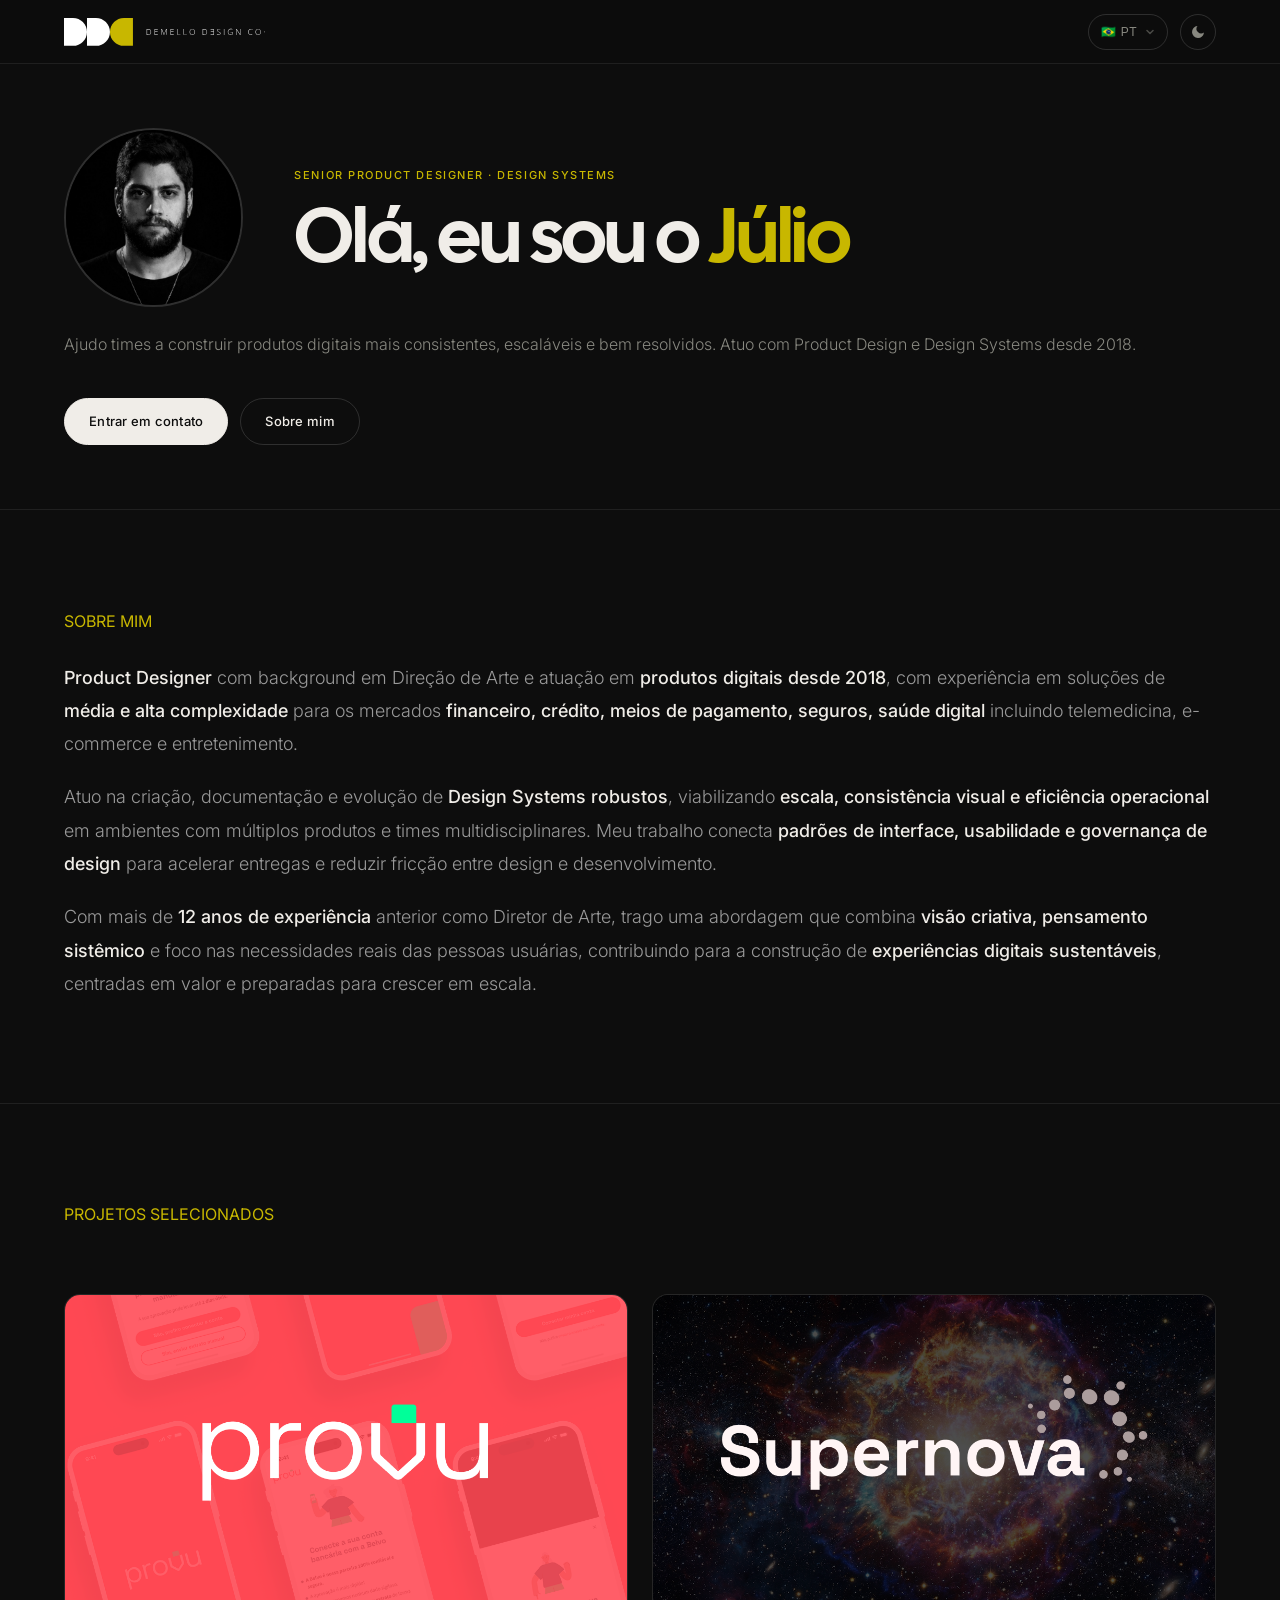
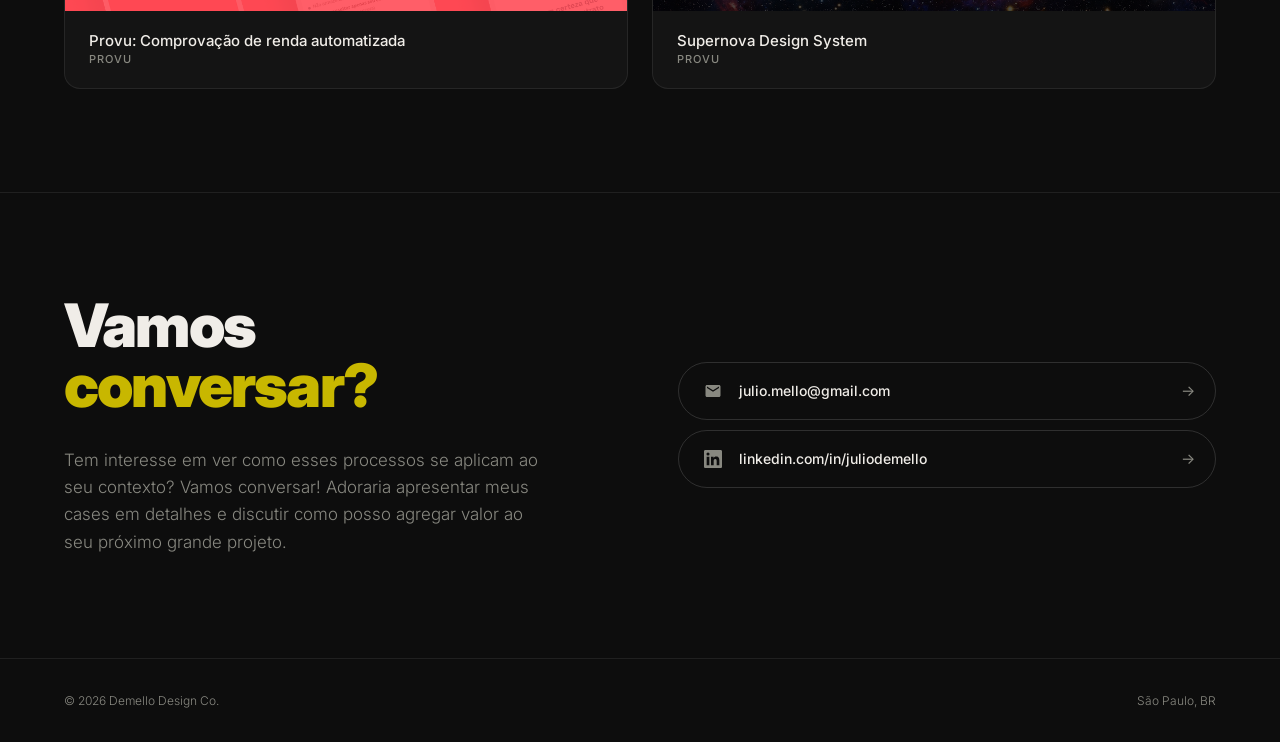
<file: index.html>
<!DOCTYPE html>
<html lang="pt-BR" data-theme="dark" data-lang="pt">
<head>
  <meta charset="UTF-8">
  <meta name="viewport" content="width=device-width, initial-scale=1.0">
  <meta name="description" content="Portfólio de Júlio de Mello, Senior Product Designer especializado em Design Systems. Cases de Provu, Supernova DS e mais.">
  <meta property="og:title" content="Júlio de Mello | Senior Product Designer">
  <meta property="og:description" content="Senior Product Designer especializado em Design Systems. Cases de produto com impacto mensurável.">
  <meta property="og:url" content="https://demello.art.br/">
  <meta property="og:type" content="website">
  <meta property="og:image" content="https://demello.art.br/assets/img/og-cover.png">
  <title>Júlio de Mello | Senior Product Designer</title>
  <link rel="icon" type="image/svg+xml" href="assets/img/favicon-32x32.svg">
  <link rel="preconnect" href="https://fonts.googleapis.com">
  <link rel="preconnect" href="https://fonts.gstatic.com" crossorigin>
  <link href="https://fonts.googleapis.com/css2?family=Cal+Sans&family=Inter:wght@300;400;500;900&display=swap" rel="stylesheet">
  <link rel="stylesheet" href="assets/css/base.css">
  <link rel="stylesheet" href="assets/css/index.css">
  <!-- Google tag (gtag.js) -->
  <script async src="https://www.googletagmanager.com/gtag/js?id=G-J8T7TXVVT8"></script>
  <script>
    window.dataLayer = window.dataLayer || [];
    function gtag(){dataLayer.push(arguments);}
    gtag('js', new Date());
    gtag('config', 'G-J8T7TXVVT8');
  </script>
</head>
<body>

  <!-- ═══════════════════════════════════════════
       NAV — barra fixa no topo
       ═══════════════════════════════════════════ -->
  <nav>
    <div class="nav-left">
      <a class="nav-logo" href="/">
        <img id="nav-logo"
             src="assets/img/ddc-horizontal-white.svg"
             alt="DeMello Design Co."
             data-logo-dark="assets/img/ddc-horizontal-white.svg"
             data-logo-light="assets/img/ddc-horizontal-black.svg">
      </a>
    </div>
    <div class="nav-right">
      <div class="lang-dropdown" id="langDropdownWrapper">
        <button class="nav-toggle lang-toggle" id="langToggle" aria-label="Switch language">
          <span class="lang-pt">🇧🇷 PT</span>
          <span class="lang-en">🇺🇸 EN</span>
          <svg width="10" height="10" viewBox="0 0 10 10" fill="none"><path d="M2 3.5L5 6.5L8 3.5" stroke="currentColor" stroke-width="1.5" stroke-linecap="round" stroke-linejoin="round"/></svg>
        </button>
        <div class="lang-dropdown-menu" id="langMenu">
          <button class="lang-option" data-lang="pt">🇧🇷 PT</button>
          <button class="lang-option" data-lang="en">🇺🇸 EN</button>
        </div>
      </div>
      <button class="nav-toggle theme-toggle" id="themeToggle" aria-label="Toggle theme">
        <svg class="icon-moon" viewBox="0 0 24 24" xmlns="http://www.w3.org/2000/svg"><path d="M21 12.79A9 9 0 1 1 11.21 3 7 7 0 0 0 21 12.79z"/></svg>
        <svg class="icon-sun" viewBox="0 0 24 24" xmlns="http://www.w3.org/2000/svg"><circle cx="12" cy="12" r="5"/><line x1="12" y1="1" x2="12" y2="3" stroke="currentColor" stroke-width="2" stroke-linecap="round"/><line x1="12" y1="21" x2="12" y2="23" stroke="currentColor" stroke-width="2" stroke-linecap="round"/><line x1="4.22" y1="4.22" x2="5.64" y2="5.64" stroke="currentColor" stroke-width="2" stroke-linecap="round"/><line x1="18.36" y1="18.36" x2="19.78" y2="19.78" stroke="currentColor" stroke-width="2" stroke-linecap="round"/><line x1="1" y1="12" x2="3" y2="12" stroke="currentColor" stroke-width="2" stroke-linecap="round"/><line x1="21" y1="12" x2="23" y2="12" stroke="currentColor" stroke-width="2" stroke-linecap="round"/><line x1="4.22" y1="19.78" x2="5.64" y2="18.36" stroke="currentColor" stroke-width="2" stroke-linecap="round"/><line x1="18.36" y1="5.64" x2="19.78" y2="4.22" stroke="currentColor" stroke-width="2" stroke-linecap="round"/></svg>
      </button>
    </div>
  </nav>

  <!-- ═══════════════════════════════════════════
       HERO — apresentação com avatar e título
       ═══════════════════════════════════════════ -->
  <section class="hero">
    <div class="hero-inner">
      <div class="hero-avatar">
        <img src="assets/img/avatar2026-800x800px.png" alt="Júlio de Mello">
      </div>
      <div>
        <div class="hero-tag">Senior Product Designer · Design Systems</div>
        <h1 class="hero-title">
          <span class="lang-pt">Olá, eu sou o <span class="text-accent">Júlio</span></span>
          <span class="lang-en">Hi, I'm <span class="text-accent">Júlio</span></span>
        </h1>
      </div>
    </div>
    <p class="hero-sub lang-pt">Ajudo times a construir produtos digitais mais consistentes, escaláveis e bem resolvidos. Atuo com Product Design e Design Systems desde 2018.</p>
    <p class="hero-sub lang-en">I help teams build digital products that are more consistent, scalable, and well-crafted. I've been working in Product Design and Design Systems since 2018.</p>
    <div class="hero-actions">
      <a class="btn btn-primary" href="#contato">
        <span class="lang-pt">Entrar em contato</span>
        <span class="lang-en">Get in touch</span>
      </a>
      <a class="btn btn-ghost" href="#sobre">
        <span class="lang-pt">Sobre mim</span>
        <span class="lang-en">About me</span>
      </a>
    </div>
  </section>

  <!-- ═══════════════════════════════════════════
       ABOUT — texto de apresentação profissional
       ═══════════════════════════════════════════ -->
  <section class="about" id="sobre">
    <h3 class="index-section-label">
      <span class="lang-pt">Sobre mim</span>
      <span class="lang-en">About me</span>
    </h3>
    <div class="about-body">
      <div class="lang-pt">
        <p><strong>Product Designer</strong> com background em Direção de Arte e atuação em <strong>produtos digitais desde 2018</strong>, com experiência em soluções de <strong>média e alta complexidade</strong> para os mercados <strong>financeiro, crédito, meios de pagamento, seguros, saúde digital</strong> incluindo telemedicina, e-commerce e entretenimento.</p>
        <p>Atuo na criação, documentação e evolução de <strong>Design Systems robustos</strong>, viabilizando <strong>escala, consistência visual e eficiência operacional</strong> em ambientes com múltiplos produtos e times multidisciplinares. Meu trabalho conecta <strong>padrões de interface, usabilidade e governança de design</strong> para acelerar entregas e reduzir fricção entre design e desenvolvimento.</p>
        <p>Com mais de <strong>12 anos de experiência</strong> anterior como Diretor de Arte, trago uma abordagem que combina <strong>visão criativa, pensamento sistêmico</strong> e foco nas necessidades reais das pessoas usuárias, contribuindo para a construção de <strong>experiências digitais sustentáveis</strong>, centradas em valor e preparadas para crescer em escala.</p>
      </div>
      <div class="lang-en">
        <p><strong>Product Designer</strong> with an Art Direction background and experience in <strong>digital products since 2018</strong>, working on <strong>medium-to-high complexity</strong> solutions across the <strong>financial, credit, payments, insurance, digital health</strong> including telemedicine, e-commerce and entertainment markets.</p>
        <p>I specialize in building, documenting and evolving <strong>robust Design Systems</strong>, enabling <strong>scale, visual consistency and operational efficiency</strong> across multi-product environments with cross-functional teams. My work bridges <strong>interface patterns, usability and design governance</strong> to speed up delivery and reduce friction between design and development.</p>
        <p>With over <strong>12 years of prior experience</strong> as an Art Director, I bring an approach that combines <strong>creative vision, systems thinking</strong> and a genuine focus on users' real needs, always working toward <strong>sustainable digital experiences</strong> that are centered on value and built to scale.</p>
      </div>
    </div>
  </section>

  <!-- ═══════════════════════════════════════════
       PROJETOS — cases em desenvolvimento
       ═══════════════════════════════════════════ -->
  <section class="coming" id="projetos">
    <div class="coming-header">
      <h3 class="index-section-label">
        <span class="lang-pt">Projetos selecionados</span>
        <span class="lang-en">Selected projects</span>
      </h3>
    </div>
    <div class="projects-grid">
      <a class="project-card" href="cases/provu-belvo.html">
        <div class="project-thumb">
          <img src="assets/img/thumb-provu.png" alt="Provu: Comprovação de renda automatizada" data-alt-pt="Provu: Comprovação de renda automatizada" data-alt-en="Provu: Automated Income Verification">
        </div>
        <div class="project-info">
          <p class="project-name"><span class="lang-pt">Provu: Comprovação de renda automatizada</span><span class="lang-en">Provu: Automated Income Verification</span></p>
          <p class="project-company">Provu</p>
        </div>
      </a>
      <a class="project-card" href="cases/supernova.html">
        <div class="project-thumb">
          <img src="assets/img/thumb-supernova.png" alt="Supernova Design System">
        </div>
        <div class="project-info">
          <p class="project-name">Supernova Design System</p>
          <p class="project-company">Provu</p>
        </div>
      </a>
    </div>
  </section>

  <!-- ═══════════════════════════════════════════
       CONTACT — e-mail e LinkedIn
       ═══════════════════════════════════════════ -->
  <section class="contact" id="contato">
    <div>
      <h2 class="contact-title">
        <span class="lang-pt">Vamos<br><span class="text-accent">conversar?</span></span>
        <span class="lang-en">Let's<br><span class="text-accent">talk?</span></span>
      </h2>
      <p class="contact-subtitle">
        <span class="lang-pt">Tem interesse em ver como esses processos se aplicam ao seu contexto? Vamos conversar! Adoraria apresentar meus cases em detalhes e discutir como posso agregar valor ao seu próximo grande projeto.</span>
        <span class="lang-en">Interested in seeing how these processes apply to your context? Let's talk! I'd love to walk you through my cases in detail and discuss how I can add value to your next big project.</span>
      </p>
    </div>
    <div class="contact-links">
      <a class="contact-btn" id="email-contact" href="#contato">
        <div class="contact-btn-label">
          <div class="contact-btn-icon">
            <svg viewBox="0 0 24 24" xmlns="http://www.w3.org/2000/svg"><path d="M20 4H4c-1.1 0-2 .9-2 2v12c0 1.1.9 2 2 2h16c1.1 0 2-.9 2-2V6c0-1.1-.9-2-2-2zm0 4-8 5-8-5V6l8 5 8-5v2z"/></svg>
          </div>
          <strong><span id="email-text"></span></strong>
        </div>
        <span class="contact-btn-arrow">&rarr;</span>
      </a>
      <a class="contact-btn" href="https://www.linkedin.com/in/juliodemello/" target="_blank" rel="noopener">
        <div class="contact-btn-label">
          <div class="contact-btn-icon">
            <svg viewBox="0 0 24 24" xmlns="http://www.w3.org/2000/svg"><path d="M20.447 20.452h-3.554v-5.569c0-1.328-.027-3.037-1.852-3.037-1.853 0-2.136 1.445-2.136 2.939v5.667H9.351V9h3.414v1.561h.046c.477-.9 1.637-1.85 3.37-1.85 3.601 0 4.267 2.37 4.267 5.455v6.286zM5.337 7.433a2.062 2.062 0 0 1-2.063-2.065 2.064 2.064 0 1 1 2.063 2.065zm1.782 13.019H3.555V9h3.564v11.452zM22.225 0H1.771C.792 0 0 .774 0 1.729v20.542C0 23.227.792 24 1.771 24h20.451C23.2 24 24 23.227 24 22.271V1.729C24 .774 23.2 0 22.222 0h.003z"/></svg>
          </div>
          <strong>linkedin.com/in/juliodemello</strong>
        </div>
        <span class="contact-btn-arrow">&rarr;</span>
      </a>
    </div>
  </section>

  <!-- ═══════════════════════════════════════════
       FOOTER — copyright e localização
       ═══════════════════════════════════════════ -->
  <footer>
    <p>&copy; <span id="footer-year"></span> Demello Design Co.</p>
    <p>São Paulo, BR</p>
  </footer>

  <!-- ─── Scripts ─────────────────────────────────────────── -->
  <script src="assets/js/ui.js"></script>
  <script>
    var fy = document.getElementById('footer-year');
    if (fy) fy.textContent = new Date().getFullYear();
  </script>

</body>
</html>
</file>
<file: assets/css/base.css>
/* ─── 1. RESET & BOX-SIZING ─────────────────────────────────
   Remove margens e paddings padrão do browser.
   Define box-sizing: border-box globalmente para que padding
   e bordas sejam incluídos na largura/altura dos elementos.
─────────────────────────────────────────────────────────── */
*, *::before, *::after {
  box-sizing: border-box;
  margin: 0;
  padding: 0;
}

/* ─── 2. VARIÁVEIS DE TEMA ───────────────────────────────────
   Tokens de design (cores, bordas, fundos) separados por tema.
   O tema escuro é o padrão (aplicado via :root e [data-theme="dark"]).
   O tema claro é ativado adicionando data-theme="light" no <html>.
   Para alterar uma cor, edite os dois blocos abaixo.
─────────────────────────────────────────────────────────── */
:root,
[data-theme="dark"] {
  --bg:  #0D0D0D;
  --bg2: #141414;
  --bg3: #1A1A1A;
  --border:  rgba(255, 255, 255, 0.08);
  --border2: rgba(255, 255, 255, 0.14);
  --text:   #F0EDE8;
  --muted:  #888880;
  --accent: #C8B700;
  --nav-bg: rgba(13, 13, 13, 0.88);
  --btn-ghost-hover-bg:     rgba(255, 255, 255, 0.04);
  --btn-ghost-hover-border: rgba(255, 255, 255, 0.35);
  --contact-hover:        rgba(255, 255, 255, 0.05);
  --contact-hover-border: rgba(255, 255, 255, 0.30);
  --about-body-color: #999;
}

[data-theme="light"] {
  --bg:  #F5F3EE;
  --bg2: #EDEAE3;
  --bg3: #E4E1DA;
  --border:  rgba(0, 0, 0, 0.08);
  --border2: rgba(0, 0, 0, 0.14);
  --text:   #111110;
  --muted:  #6B6B65;
  --accent: #C8B700;
  --nav-bg: rgba(245, 243, 238, 0.88);
  --btn-ghost-hover-bg:     rgba(0, 0, 0, 0.04);
  --btn-ghost-hover-border: rgba(0, 0, 0, 0.30);
  --contact-hover:        rgba(0, 0, 0, 0.04);
  --contact-hover-border: rgba(0, 0, 0, 0.25);
  --about-body-color: #555550;
}

/* ─── 3. TIPOGRAFIA & BODY ───────────────────────────────────
   Fonte principal: Inter (carregada via Google Fonts).
   Scroll suave com offset para compensar a nav fixa (64px).
   Transição no background e na cor ao trocar de tema.
─────────────────────────────────────────────────────────── */
html {
  scroll-behavior: smooth;
  scroll-padding-top: 64px;
}

body {
  background: var(--bg);
  color: var(--text);
  font-family: 'Inter', sans-serif;
  font-weight: 300;
  line-height: 1.6;
  min-height: 100vh;
  transition: background 0.3s, color 0.3s;
}

/* ─── 4. NAVEGAÇÃO ───────────────────────────────────────────
   Barra fixa no topo com efeito de desfoque (backdrop-filter).
   Contém logo, seletor de idioma (PT/EN) e botão de tema.
   Altura fixa de 64px — usada como referência no padding-top
   das seções que ficam abaixo da nav.
─────────────────────────────────────────────────────────── */
nav {
  position: fixed;
  top: 0; left: 0; right: 0;
  z-index: 100;
  display: flex;
  align-items: center;
  justify-content: space-between;
  padding: 0 clamp(1.5rem, 5vw, 4rem);
  height: 64px;
  background: var(--nav-bg);
  backdrop-filter: blur(12px);
  border-bottom: 1px solid var(--border);
  transition: background 0.3s, border-color 0.3s;
}

.nav-left  { display: flex; align-items: center; gap: 1.5rem; }
.nav-right { display: flex; align-items: center; gap: 0.75rem; }

.nav-logo     { display: flex; align-items: center; text-decoration: none; }
.nav-logo img { height: 28px; width: auto; display: block; }

/* Estilo base compartilhado pelos botões de toggle (tema e idioma) */
.nav-toggle {
  display: flex;
  align-items: center;
  justify-content: center;
  height: 36px;
  border-radius: 100px;
  border: 1px solid var(--border2);
  background: transparent;
  cursor: pointer;
  color: var(--muted);
  transition: all 0.2s;
  flex-shrink: 0;
}
.nav-toggle:hover {
  border-color: var(--text);
  color: var(--text);
  background: var(--bg2);
}

/* Botão de tema — tamanho fixo quadrado para acomodar o ícone */
.theme-toggle     { width: 36px; }
.theme-toggle svg { width: 16px; height: 16px; fill: currentColor; }

/* Alterna entre ícone de sol (tema claro) e lua (tema escuro) */
.icon-sun  { display: none; }
.icon-moon { display: block; }
[data-theme="light"] .icon-sun  { display: block; }
[data-theme="light"] .icon-moon { display: none; }

/* Botão de idioma — tem padding lateral por ser textual (PT / EN) */
.lang-toggle {
  padding: 0 12px;
  font-size: 12px;
  font-weight: 500;
  letter-spacing: 0.04em;
  gap: 6px;
}
.lang-toggle svg:last-child {
  margin-left: 2px;
  opacity: 0.5;
}

/* Dropdown de idioma — aparece abaixo do botão .lang-toggle */
.lang-dropdown      { position: relative; }
.lang-dropdown-menu {
  display: none;
  position: absolute;
  top: calc(100% + 6px);
  right: 0;
  background: var(--bg2);
  border: 1px solid var(--border2);
  border-radius: 10px;
  overflow: hidden;
  min-width: 100%;
  z-index: 200;
}
.lang-dropdown-menu.open { display: block; }

.lang-option {
  display: flex;
  align-items: center;
  width: 100%;
  padding: 8px 14px;
  font-size: 12px;
  font-weight: 500;
  letter-spacing: 0.04em;
  cursor: pointer;
  background: transparent;
  border: none;
  color: var(--text);
  white-space: nowrap;
}
.lang-option:hover { background: var(--bg3); }

/* ─── 5. BOTÕES COMPARTILHADOS ───────────────────────────────
   .btn define o estilo base comum a todas as variantes.
   .btn-ghost é a variante com contorno (usada em ambas as páginas).
   .btn-primary (variante preenchida) está em index.css.
─────────────────────────────────────────────────────────── */
.btn {
  display: inline-flex;
  align-items: center;
  gap: 8px;
  padding: 12px 24px;
  border-radius: 100px;
  font-size: 13px;
  font-weight: 500;
  letter-spacing: 0.02em;
  text-decoration: none;
  transition: background 0.2s, border-color 0.2s, color 0.2s;
  cursor: pointer;
}

.btn-ghost {
  background: transparent;
  color: var(--text);
  border: 1px solid var(--border2);
}
.btn-ghost:hover {
  border-color: var(--btn-ghost-hover-border);
  background: var(--btn-ghost-hover-bg);
}

/* ─── 6. RODAPÉ ──────────────────────────────────────────────
   Linha divisória com copyright e localização lado a lado.
─────────────────────────────────────────────────────────── */
footer {
  padding: 2rem clamp(1.5rem, 5vw, 4rem);
  border-top: 1px solid var(--border);
  display: flex;
  align-items: center;
  justify-content: space-between;
  flex-wrap: wrap;
  gap: 1rem;
}
footer p { font-size: 12px; color: var(--muted); }

/* ─── 7. CONTROLE DE IDIOMA ──────────────────────────────────
   Oculta o conteúdo do idioma inativo.
   Controlado via data-lang="pt" ou "en" no elemento <html>.
   O script em assets/js/ui.js aplica e persiste essa preferência.
─────────────────────────────────────────────────────────── */
[data-lang="pt"] .lang-en { display: none; }
[data-lang="en"] .lang-pt { display: none; }

.text-accent { color: var(--accent); }

/* ─── 8. RESPONSIVO COMPARTILHADO ───────────────────────────
   Em telas pequenas, reduz o logo da nav para não sobrepor
   os botões de toggle.
─────────────────────────────────────────────────────────── */
@media (max-width: 768px) {
  .nav-logo img { height: 24px; }
}
</file>
<file: assets/css/index.css>
/* ─── 1. HERO ────────────────────────────────────────────────
   Seção de abertura com foto, tag de especialidade, título
   e subtítulo. O padding-top compensa a nav fixa (64px)
   mais espaçamento adicional para respiração visual.
   Os elementos entram com animação fadeUp (definida na seção 6).
─────────────────────────────────────────────────────────── */
.hero {
  display: flex;
  flex-direction: column;
  justify-content: flex-start;
  padding: calc(64px + 64px) clamp(1.5rem, 5vw, 4rem) clamp(3rem, 6vw, 4rem);
}

.hero-inner {
  display: flex;
  align-items: center;
  gap: clamp(2rem, 4vw, 4rem);
  margin-bottom: 1.5rem;
}

.hero-avatar {
  flex-shrink: 0;
  width:  clamp(100px, 14vw, 180px);
  height: clamp(100px, 14vw, 180px);
  border-radius: 50%;
  overflow: hidden;
  border: 2px solid var(--border2);
}
.hero-avatar img {
  width: 100%;
  height: 100%;
  object-fit: cover;
  object-position: center top;
  display: block;
}

/* Elementos entram com atraso escalonado (stagger) para efeito em cascata */
.hero-tag {
  display: inline-block;
  font-size: 11px;
  font-weight: 500;
  letter-spacing: 0.14em;
  text-transform: uppercase;
  color: var(--accent);
  margin-bottom: 0.75rem;
  opacity: 0;
  animation: fadeUp 0.7s 0.1s forwards;
}

.hero-title {
  font-family: 'Cal Sans', sans-serif;
  font-weight: 400;
  font-size: clamp(40px, 6vw, 80px);
  line-height: 1.0;
  letter-spacing: -0.03em;
  color: var(--text);
  opacity: 0;
  animation: fadeUp 0.7s 0.2s forwards;
}

.hero-sub {
  font-size: clamp(14px, 1.5vw, 16px);
  font-weight: 300;
  color: var(--muted);
  width: 100%;
  margin-bottom: 2.5rem;
  line-height: 1.7;
  opacity: 0;
  animation: fadeUp 0.7s 0.35s forwards;
}

.hero-actions {
  display: flex;
  gap: 12px;
  flex-wrap: wrap;
  opacity: 0;
  animation: fadeUp 0.7s 0.45s forwards;
}

/* ─── 2. BOTÃO PRIMÁRIO ──────────────────────────────────────
   Variante preenchida do botão. No hover, muda para a cor de
   acento (dourado). O estilo base .btn está em base.css.
─────────────────────────────────────────────────────────── */
.btn-primary {
  background: var(--text);
  color: var(--bg);
  border: 1px solid var(--text);
}
.btn-primary:hover {
  background: var(--accent);
  border-color: var(--accent);
  color: #fff;
}

/* ─── 3. SEÇÃO SOBRE ─────────────────────────────────────────
   Texto de apresentação profissional com suporte a idioma.
   Usa --about-body-color para um tom levemente mais suave que
   --text, com termos em <strong> em destaque total.
─────────────────────────────────────────────────────────── */
.about {
  padding: clamp(4rem, 8vw, 7rem) clamp(1.5rem, 5vw, 4rem);
  border-top: 1px solid var(--border);
}

.about-body {
  font-size: clamp(15px, 1.6vw, 18px);
  font-weight: 300;
  color: var(--about-body-color);
  line-height: 1.85;
  width: 100%;
}
.about-body p + p  { margin-top: 1.25rem; }
.about-body strong { color: var(--text); font-weight: 500; }

/* ─── 4. GRADE DE PROJETOS ───────────────────────────────────
   Grid de 2 colunas com cards clicáveis para os case studies.
   Cada card tem um gradiente de fundo único via nth-child.
─────────────────────────────────────────────────────────── */
.coming {
  padding: clamp(4rem, 8vw, 7rem) clamp(1.5rem, 5vw, 4rem);
  border-top: 1px solid var(--border);
}

.coming-header {
  display: flex;
  align-items: baseline;
  justify-content: space-between;
  flex-wrap: wrap;
  gap: 1rem;
}

/* Título de seção — uppercase pequeno na cor de acento */
.index-section-label {
  font-family: 'Inter', sans-serif;
  font-weight: 400;
  font-size: 16px;
  line-height: 1.0;
  letter-spacing: 0;
  text-transform: uppercase;
  color: var(--accent);
  margin-bottom: 2rem;
}

.projects-grid {
  display: grid;
  grid-template-columns: 1fr 1fr;
  gap: 1.5rem;
  margin-top: 2.5rem;
}

.project-card {
  border: 1px solid var(--border);
  border-radius: 16px;
  overflow: hidden;
  background: var(--bg2);
  text-decoration: none;
  transition: border-color 0.2s, transform 0.2s;
  display: block;
}
.project-card:hover {
  border-color: var(--border2);
  transform: translateY(-2px);
}

.project-thumb {
  width: 100%;
  aspect-ratio: 16 / 9;
  position: relative;
}

.project-thumb img {
  width: 100%;
  height: 100%;
  object-fit: cover;
  display: block;
}

/* Gradientes temáticos únicos por card (baseados na paleta do projeto) */
.project-card:nth-child(1) .project-thumb { background: linear-gradient(135deg, var(--bg3), rgba(200, 183,   0, 0.12)); }
.project-card:nth-child(2) .project-thumb { background: linear-gradient(135deg, var(--bg3), rgba(100, 150, 255, 0.10)); }

.project-info    { padding: 1.25rem 1.5rem; } /* layout overridden below */
.project-name    { font-size: 15px; font-weight: 500; color: var(--text); line-height: 1.3; margin-bottom: 0; }
.project-company { font-size: 11px; font-weight: 500; letter-spacing: 0.08em; text-transform: uppercase; color: var(--muted); }

.project-badge {
  position: absolute;
  bottom: 0.75rem;
  left: 0.75rem;
  font-size: 10px;
  font-weight: 600;
  letter-spacing: 0.08em;
  text-transform: uppercase;
  color: var(--muted);
  background: var(--bg2);
  border: 1px solid var(--border);
  border-radius: 6px;
  padding: 0.25rem 0.5rem;
}

/* ─── 5. SEÇÃO DE CONTATO ────────────────────────────────────
   Layout em duas colunas: texto à esquerda, links à direita.
   Os links de contato (e-mail e LinkedIn) têm borda e hover sutil.
─────────────────────────────────────────────────────────── */
.contact {
  padding: clamp(4rem, 8vw, 7rem) clamp(1.5rem, 5vw, 4rem);
  border-top: 1px solid var(--border);
  display: grid;
  grid-template-columns: 1fr 1fr;
  gap: clamp(3rem, 6vw, 6rem);
  align-items: center;
}

.contact-title {
  font-weight: 900;
  font-size: clamp(36px, 5vw, 60px);
  line-height: 1.0;
  letter-spacing: -0.03em;
  color: var(--text);
  margin-bottom: 2rem;
}

.contact-subtitle {
  margin-top: 16px;
  font-size: clamp(14px, 1.6vw, 17px);
  line-height: 1.6;
  color: var(--muted);
  max-width: 480px;
}

.contact-links { display: flex; flex-direction: column; gap: 10px; }

.contact-btn {
  display: flex;
  align-items: center;
  justify-content: space-between;
  padding: 14px 20px;
  border: 1px solid var(--border2);
  border-radius: 100px;
  text-decoration: none;
  color: var(--text);
  font-size: 14px;
  font-weight: 400;
  transition: background 0.2s, border-color 0.2s;
  background: transparent;
}
.contact-btn:hover {
  background: var(--contact-hover);
  border-color: var(--contact-hover-border);
}

.contact-btn-label {
  display: flex;
  align-items: center;
  gap: 12px;
}
.contact-btn-label strong { color: var(--text); font-weight: 500; font-size: 14px; }

.contact-btn-icon {
  width: 28px;
  height: 28px;
  display: flex;
  align-items: center;
  justify-content: center;
  flex-shrink: 0;
}
.contact-btn-icon svg { width: 18px; height: 18px; fill: var(--muted); }

.contact-btn-arrow { color: var(--muted); font-size: 15px; flex-shrink: 0; }

/* ─── 6. ANIMAÇÕES ───────────────────────────────────────────
   fadeUp: entrada suave dos elementos do hero.
   Cada elemento tem um animation-delay diferente para criar
   um efeito de cascata (stagger) ao carregar a página.
─────────────────────────────────────────────────────────── */
@keyframes fadeUp {
  from { opacity: 0; transform: translateY(20px); }
  to   { opacity: 1; transform: translateY(0); }
}

/* ─── 7. RESPONSIVO ──────────────────────────────────────────
   Em telas menores que 768px:
   - Contact vira coluna única
   - Grade de projetos vira coluna única
   - Hero centraliza e empilha avatar acima do texto
   - Tag de especialidade é ocultada para economizar espaço
─────────────────────────────────────────────────────────── */
@media (max-width: 768px) {
  .contact       { grid-template-columns: 1fr; }
  .projects-grid { grid-template-columns: 1fr; }
  .hero          { text-align: center; align-items: center; }
  .hero-inner    { flex-direction: column; align-items: center; }
  .hero-tag      { display: none; }
  .hero-actions  { justify-content: center; }
}

@media (prefers-reduced-motion: reduce) {
  .hero-tag,
  .hero-title,
  .hero-sub,
  .hero-actions {
    animation: none;
    opacity: 1;
  }
}
</file>
